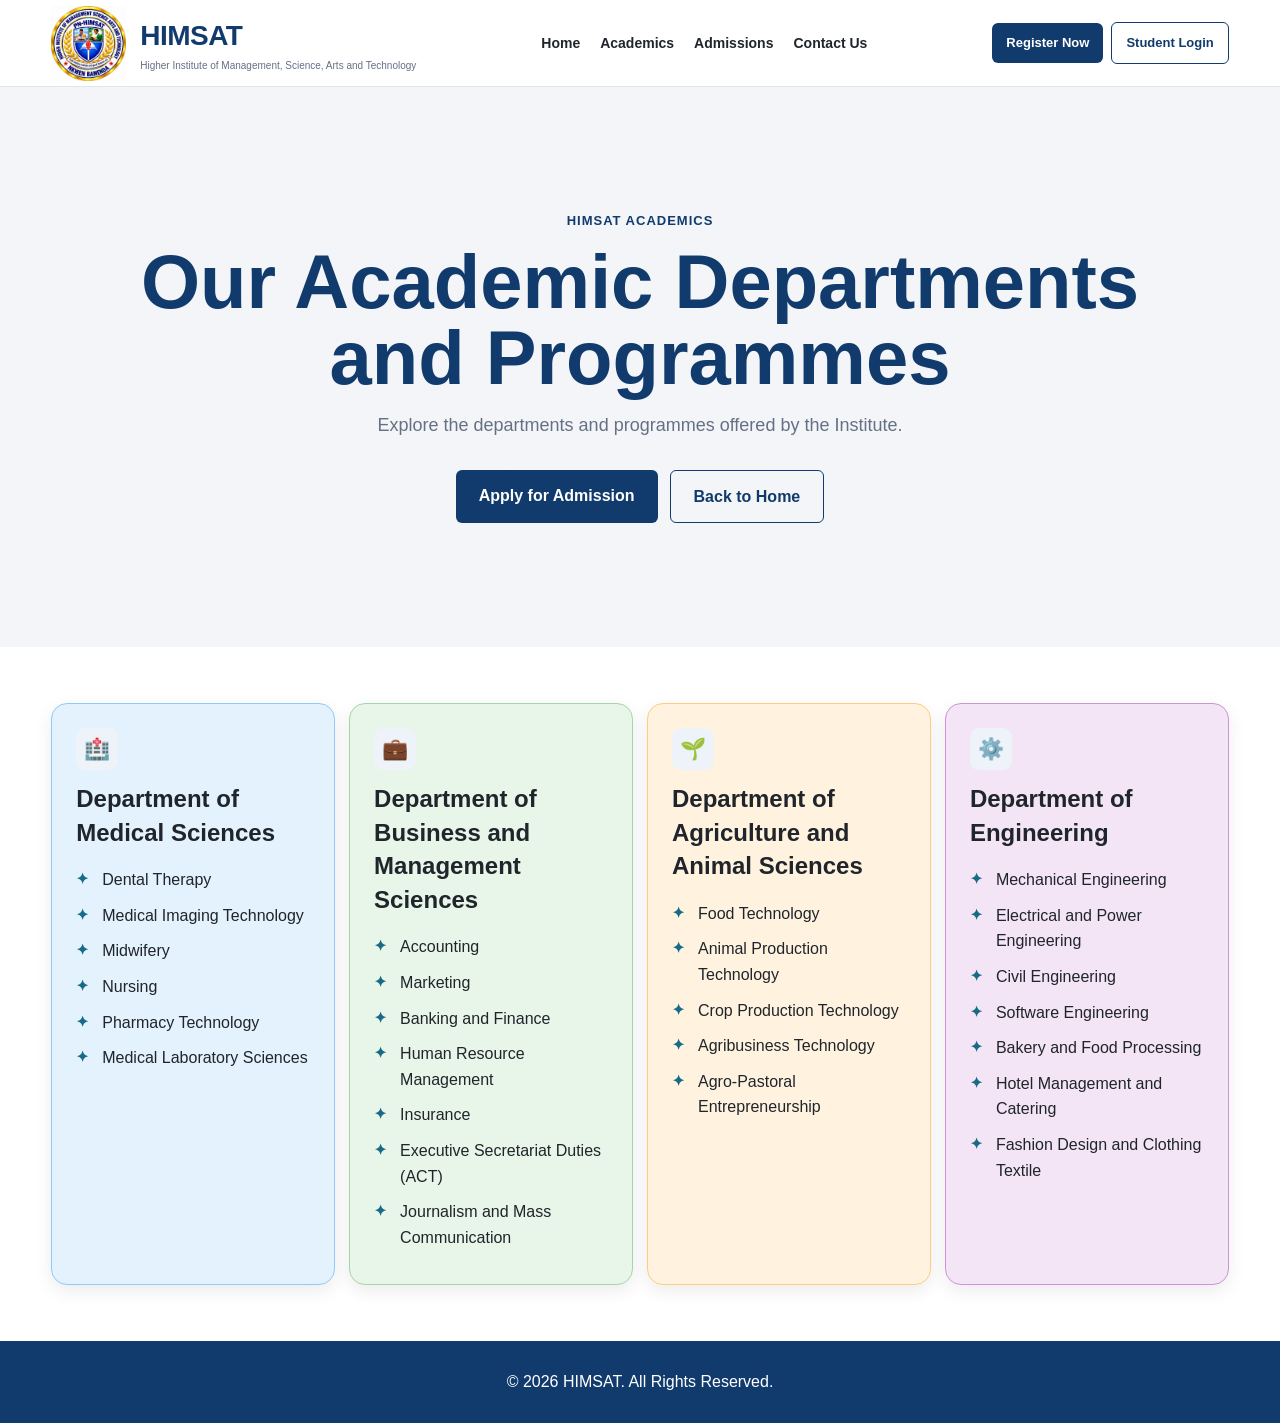
<file: academics.html>
<!DOCTYPE html>
<html lang="en">
<head>
    <meta charset="UTF-8">
    <meta name="viewport" content="width=device-width, initial-scale=1.0">
    <title>Academic Programmes | HIMSAT</title>
    <link rel="stylesheet" href="css/style.css">
</head>
<body>

<header class="site-header">
    <div class="container header-container">
        <a href="index.html" class="brand" style="display:flex;align-items:center;gap:14px;text-decoration:none;">
            <img src="himsat.jpg" alt="HIMSAT Logo" style="width:75px;height:75px;object-fit:contain;">
            <div class="brand-text">
                <div class="brand-name">HIMSAT</div>
                <div class="brand-tagline">Higher Institute of Management, Science, Arts and Technology</div>
            </div>
        </a>
        <nav class="main-nav">
            <a href="index.html" class="nav-link">Home</a>
            <a href="academics.html" class="nav-link">Academics</a>
            <a href="admissions.html" class="nav-link">Admissions</a>
            <a href="contact.html" class="nav-link">Contact Us</a>
        </nav>
        <div class="header-actions">
            <a href="registration.html" class="register-btn">Register Now</a>
            <a href="student-login.html" class="login-btn">Student Login</a>
        </div>
    </div>
</header>

<main>
    <section class="hero">
        <div class="container">
            <p class="hero-label">HIMSAT ACADEMICS</p>
            <h1>Our Academic Departments and Programmes</h1>
            <p class="hero-description">Explore the departments and programmes offered by the Institute.</p>
            <div class="hero-buttons">
                <a href="admissions.html" class="primary-btn">Apply for Admission</a>
                <a href="index.html" class="secondary-btn">Back to Home</a>
            </div>
        </div>
    </section>

    <section class="home-section" style="padding:56px 0;">
        <div class="container">
            <div class="card-grid">

                <div class="menu-card department-card department-medical">
                    <div class="card-icon">🏥</div>
                    <h2>Department of Medical Sciences</h2>
                    <ul>
                        <li>Dental Therapy</li>
                        <li>Medical Imaging Technology</li>
                        <li>Midwifery</li>
                        <li>Nursing</li>
                        <li>Pharmacy Technology</li>
                        <li>Medical Laboratory Sciences</li>
                    </ul>
                </div>

                <div class="menu-card department-card department-business">
                    <div class="card-icon">💼</div>
                    <h2>Department of Business and Management Sciences</h2>
                    <ul>
                        <li>Accounting</li>
                        <li>Marketing</li>
                        <li>Banking and Finance</li>
                        <li>Human Resource Management</li>
                        <li>Insurance</li>
                        <li>Executive Secretariat Duties (ACT)</li>
                        <li>Journalism and Mass Communication</li>
                    </ul>
                </div>

                <div class="menu-card department-card department-agriculture">
                    <div class="card-icon">🌱</div>
                    <h2>Department of Agriculture and Animal Sciences</h2>
                    <ul>
                        <li>Food Technology</li>
                        <li>Animal Production Technology</li>
                        <li>Crop Production Technology</li>
                        <li>Agribusiness Technology</li>
                        <li>Agro-Pastoral Entrepreneurship</li>
                    </ul>
                </div>

                <div class="menu-card department-card department-engineering">
                    <div class="card-icon">⚙️</div>
                    <h2>Department of Engineering</h2>
                    <ul>
                        <li>Mechanical Engineering</li>
                        <li>Electrical and Power Engineering</li>
                        <li>Civil Engineering</li>
                        <li>Software Engineering</li>
                        <li>Bakery and Food Processing</li>
                        <li>Hotel Management and Catering</li>
                        <li>Fashion Design and Clothing Textile</li>
                    </ul>
                </div>

            </div>
        </div>
    </section>
</main>

<footer class="site-footer">
    <div class="container">
        <p>© 2026 HIMSAT. All Rights Reserved.</p>
    </div>
</footer>

<script src="js/script.js"></script>
</body>
</html>
</file>
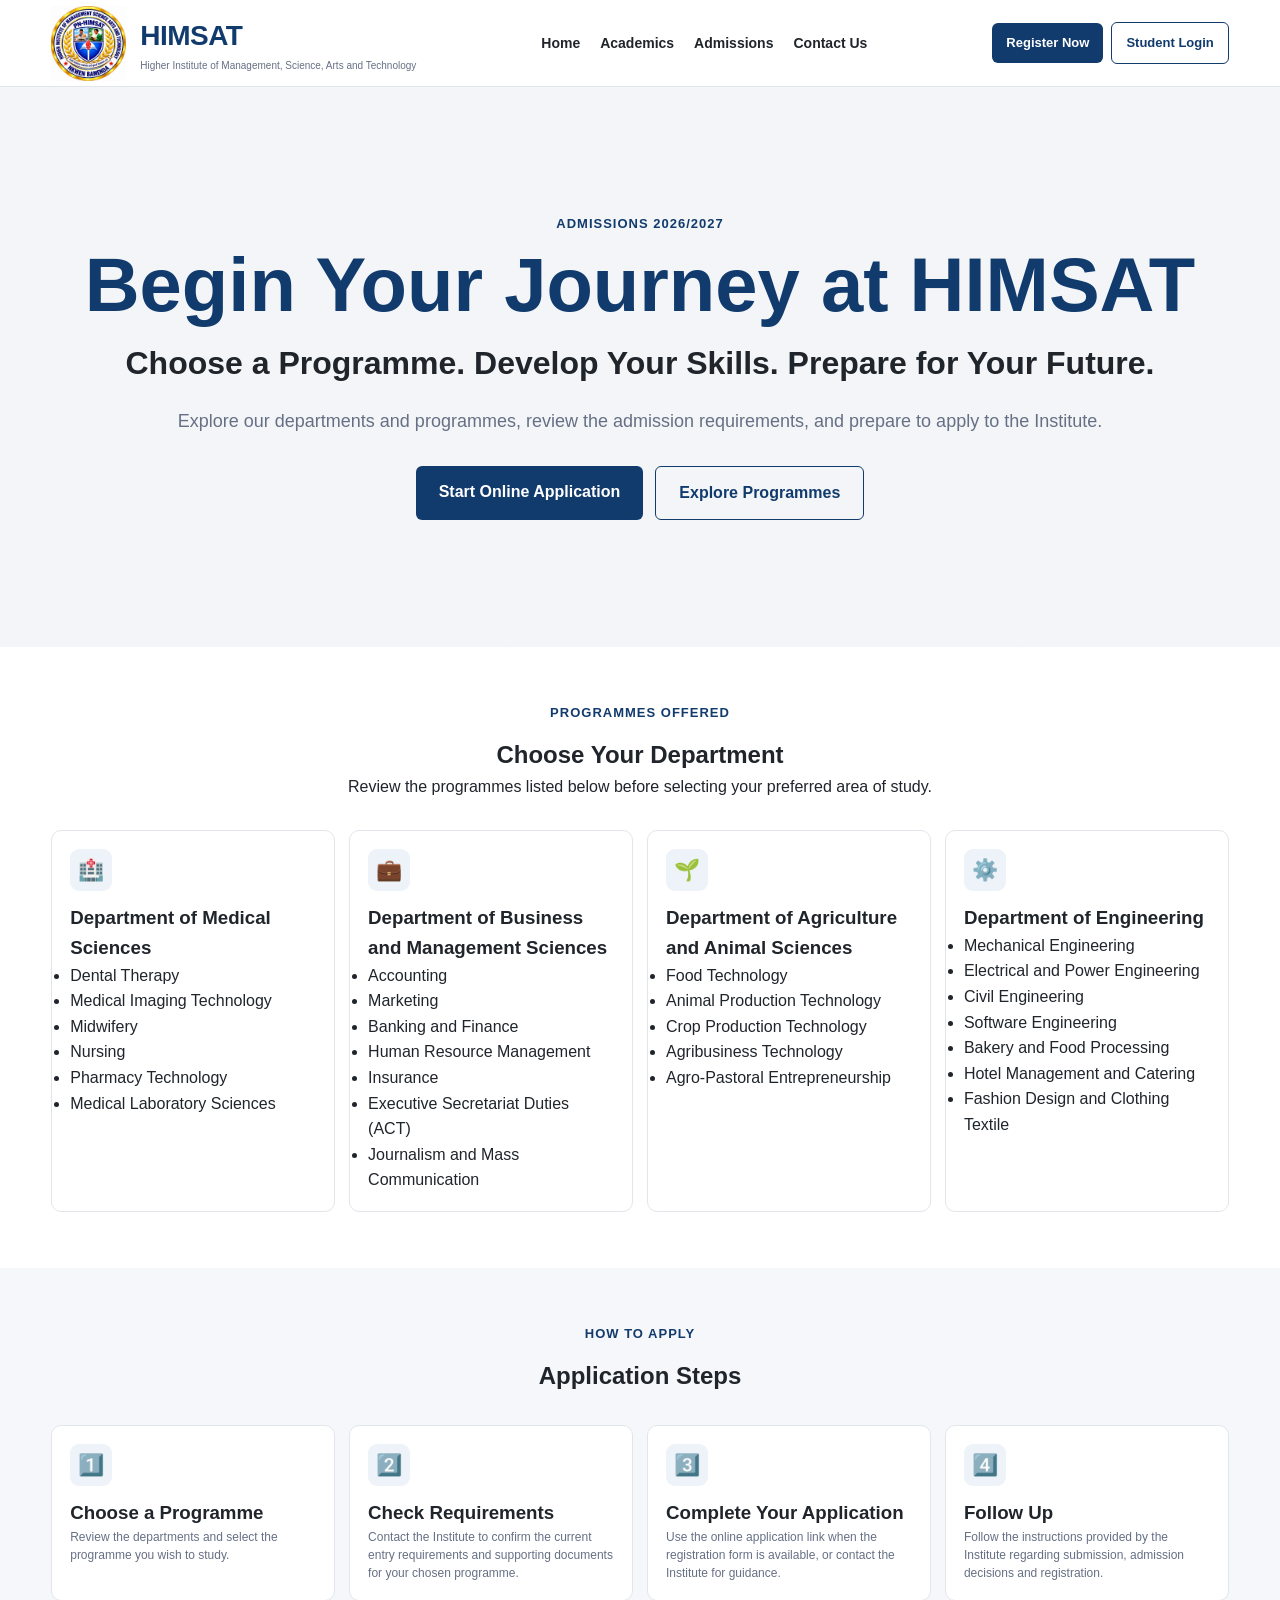
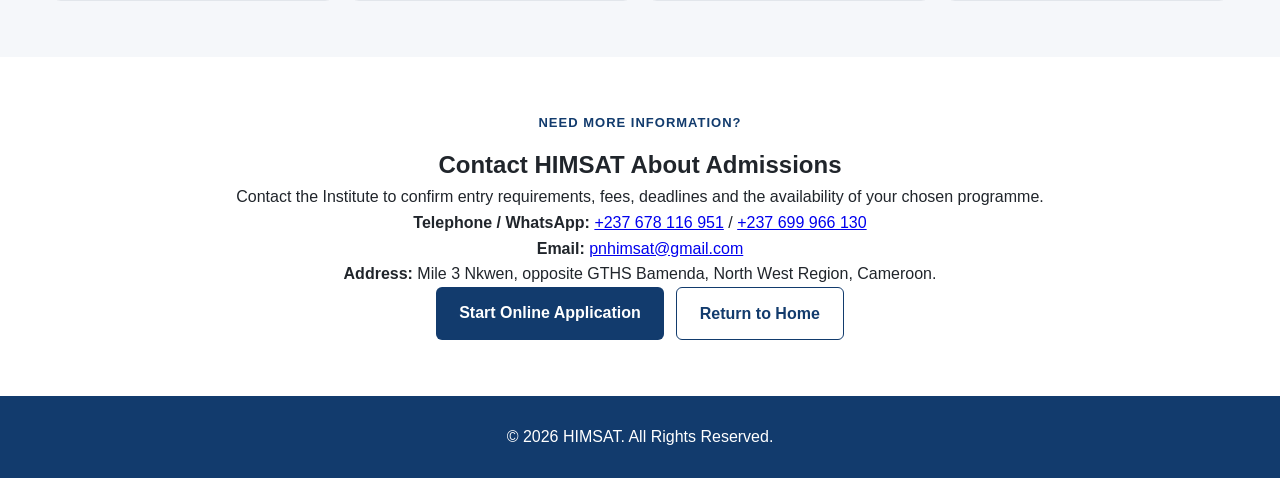
<file: admissions.html>
<!DOCTYPE html>
<html lang="en">
<head>
    <meta charset="UTF-8">
    <meta name="viewport" content="width=device-width, initial-scale=1.0">
    <title>Admissions 2026/2027 | HIMSAT</title>
    <link rel="stylesheet" href="css/style.css">
</head>
<body>

<header class="site-header">
    <div class="container header-container">
        <a href="index.html" class="brand" style="display:flex;align-items:center;gap:14px;text-decoration:none;">
            <img src="himsat.jpg" alt="HIMSAT Logo" style="width:75px;height:75px;object-fit:contain;">
            <div class="brand-text">
                <div class="brand-name">HIMSAT</div>
                <div class="brand-tagline">Higher Institute of Management, Science, Arts and Technology</div>
            </div>
        </a>
        <nav class="main-nav">
            <a href="index.html" class="nav-link">Home</a>
            <a href="academics.html" class="nav-link">Academics</a>
            <a href="admissions.html" class="nav-link">Admissions</a>
            <a href="contact.html" class="nav-link">Contact Us</a>
        </nav>
        <div class="header-actions">
            <a href="registration.html" class="register-btn">Register Now</a>
            <a href="student-login.html" class="login-btn">Student Login</a>
        </div>
    </div>
</header>

<main>
    <section class="hero">
        <div class="container">
            <p class="hero-label">ADMISSIONS 2026/2027</p>
            <h1>Begin Your Journey at HIMSAT</h1>
            <h2>Choose a Programme. Develop Your Skills. Prepare for Your Future.</h2>
            <p class="hero-description">
                Explore our departments and programmes, review the admission
                requirements, and prepare to apply to the Institute.
            </p>
            <div class="hero-buttons">
                <a href="registration.html" class="primary-btn">Start Online Application</a>
                <a href="academics.html" class="secondary-btn">Explore Programmes</a>
            </div>
        </div>
    </section>

    <section class="home-section" style="padding:56px 0;">
        <div class="container">
            <div style="text-align:center;max-width:800px;margin:0 auto 30px;">
                <p class="hero-label">PROGRAMMES OFFERED</p>
                <h2>Choose Your Department</h2>
                <p>Review the programmes listed below before selecting your preferred area of study.</p>
            </div>

            <div class="card-grid">
                <div class="menu-card">
                    <div class="card-icon">🏥</div>
                    <h3>Department of Medical Sciences</h3>
                    <ul>
                        <li>Dental Therapy</li>
                        <li>Medical Imaging Technology</li>
                        <li>Midwifery</li>
                        <li>Nursing</li>
                        <li>Pharmacy Technology</li>
                        <li>Medical Laboratory Sciences</li>
                    </ul>
                </div>

                <div class="menu-card">
                    <div class="card-icon">💼</div>
                    <h3>Department of Business and Management Sciences</h3>
                    <ul>
                        <li>Accounting</li>
                        <li>Marketing</li>
                        <li>Banking and Finance</li>
                        <li>Human Resource Management</li>
                        <li>Insurance</li>
                        <li>Executive Secretariat Duties (ACT)</li>
                        <li>Journalism and Mass Communication</li>
                    </ul>
                </div>

                <div class="menu-card">
                    <div class="card-icon">🌱</div>
                    <h3>Department of Agriculture and Animal Sciences</h3>
                    <ul>
                        <li>Food Technology</li>
                        <li>Animal Production Technology</li>
                        <li>Crop Production Technology</li>
                        <li>Agribusiness Technology</li>
                        <li>Agro-Pastoral Entrepreneurship</li>
                    </ul>
                </div>

                <div class="menu-card">
                    <div class="card-icon">⚙️</div>
                    <h3>Department of Engineering</h3>
                    <ul>
                        <li>Mechanical Engineering</li>
                        <li>Electrical and Power Engineering</li>
                        <li>Civil Engineering</li>
                        <li>Software Engineering</li>
                        <li>Bakery and Food Processing</li>
                        <li>Hotel Management and Catering</li>
                        <li>Fashion Design and Clothing Textile</li>
                    </ul>
                </div>
            </div>
        </div>
    </section>

    <section class="home-section" style="padding:56px 0;background:#f5f7fa;">
        <div class="container">
            <div style="text-align:center;max-width:800px;margin:0 auto 30px;">
                <p class="hero-label">HOW TO APPLY</p>
                <h2>Application Steps</h2>
            </div>
            <div class="card-grid">
                <div class="menu-card">
                    <div class="card-icon">1️⃣</div>
                    <h3>Choose a Programme</h3>
                    <p>Review the departments and select the programme you wish to study.</p>
                </div>
                <div class="menu-card">
                    <div class="card-icon">2️⃣</div>
                    <h3>Check Requirements</h3>
                    <p>Contact the Institute to confirm the current entry requirements and supporting documents for your chosen programme.</p>
                </div>
                <div class="menu-card">
                    <div class="card-icon">3️⃣</div>
                    <h3>Complete Your Application</h3>
                    <p>Use the online application link when the registration form is available, or contact the Institute for guidance.</p>
                </div>
                <div class="menu-card">
                    <div class="card-icon">4️⃣</div>
                    <h3>Follow Up</h3>
                    <p>Follow the instructions provided by the Institute regarding submission, admission decisions and registration.</p>
                </div>
            </div>
        </div>
    </section>

    <section class="home-section" style="padding:56px 0;">
        <div class="container" style="text-align:center;">
            <p class="hero-label">NEED MORE INFORMATION?</p>
            <h2>Contact HIMSAT About Admissions</h2>
            <p>Contact the Institute to confirm entry requirements, fees, deadlines and the availability of your chosen programme.</p>
            <p>
                <strong>Telephone / WhatsApp:</strong>
                <a href="tel:+237678116951">+237 678 116 951</a> /
                <a href="tel:+237699966130">+237 699 966 130</a>
            </p>
            <p><strong>Email:</strong> <a href="mailto:pnhimsat@gmail.com">pnhimsat@gmail.com</a></p>
            <p><strong>Address:</strong> Mile 3 Nkwen, opposite GTHS Bamenda, North West Region, Cameroon.</p>
            <div class="hero-buttons" style="justify-content:center;">
                <a href="registration.html" class="primary-btn">Start Online Application</a>
                <a href="index.html" class="secondary-btn">Return to Home</a>
            </div>
        </div>
    </section>
</main>

<footer class="site-footer">
    <div class="container">
        <p>© 2026 HIMSAT. All Rights Reserved.</p>
    </div>
</footer>

<script src="js/script.js"></script>
</body>
</html>
</file>
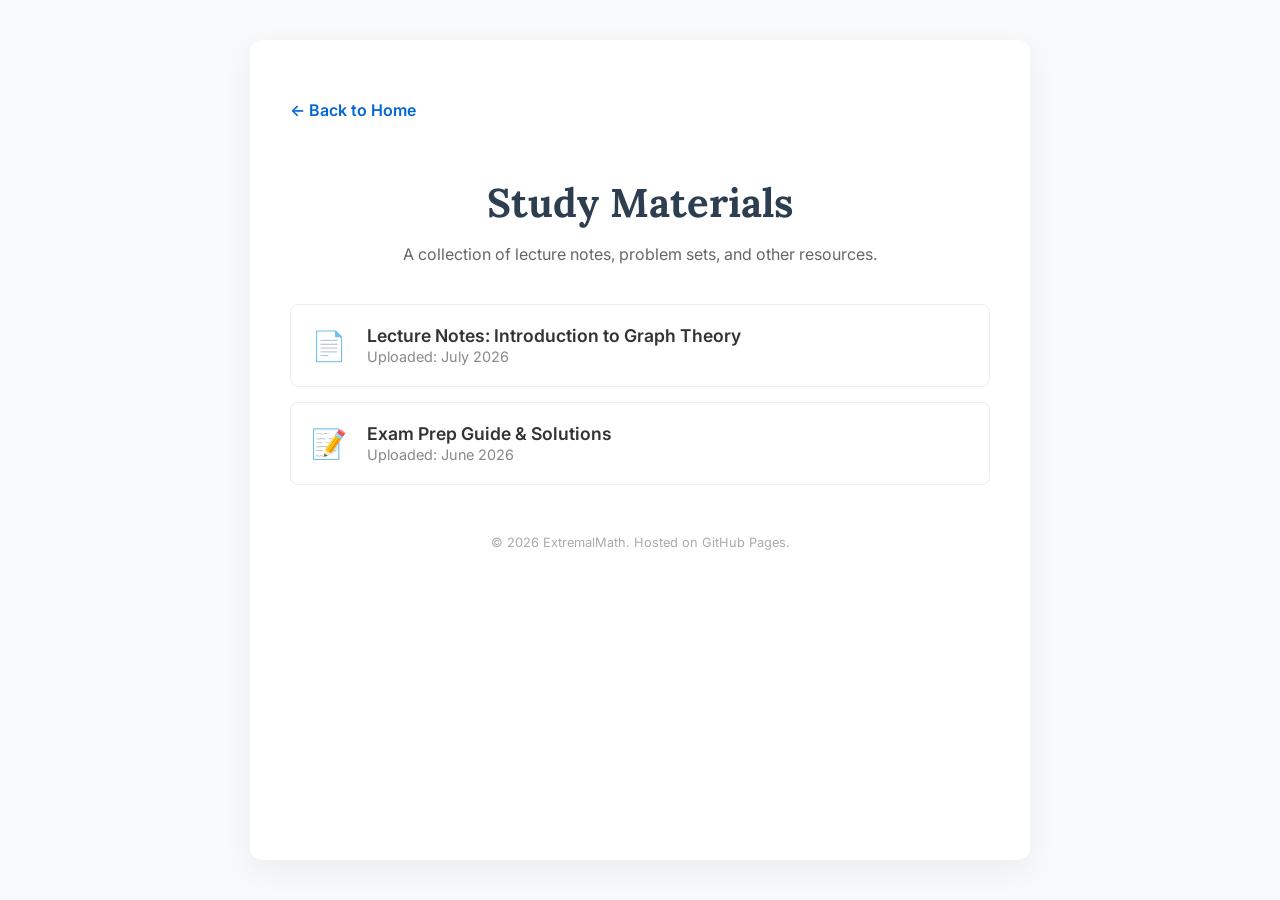
<file: materials.html>
<!DOCTYPE html>
<html lang="en">
<head>
    <meta charset="UTF-8">
    <meta name="viewport" content="width=device-width, initial-scale=1.0">
    <title>ExtremalMath | Study Materials</title>
    <!-- 引入与首页相同的字体，保持风格统一 -->
    <link href="https://fonts.googleapis.com/css2?family=Lora:ital,wght@0,400;0,600;1,400&family=Inter:wght@300;400;600&display=swap" rel="stylesheet">
    <style>
        :root {
            --primary-color: #2c3e50;
            --accent-color: #0366d6;
            --bg-color: #f8f9fa;
            --card-bg: #ffffff;
            --text-main: #333333;
            --text-light: #666666;
        }

        body {
            font-family: 'Inter', sans-serif;
            background-color: var(--bg-color);
            color: var(--text-main);
            margin: 0;
            padding: 0;
            display: flex;
            justify-content: center;
            min-height: 100vh;
        }

        .container {
            max-width: 700px;
            width: 90%;
            background: var(--card-bg);
            padding: 60px 40px;
            border-radius: 12px;
            box-shadow: 0 10px 30px rgba(0,0,0,0.05);
            margin-top: 40px;
            margin-bottom: 40px;
        }

        h1 {
            font-family: 'Lora', serif;
            font-size: 2.5em;
            margin-bottom: 10px;
            color: var(--primary-color);
            text-align: center;
        }

        .back-link {
            display: inline-block;
            margin-bottom: 30px;
            color: var(--accent-color);
            text-decoration: none;
            font-weight: 600;
        }
        
        .back-link:hover {
            text-decoration: underline;
        }

        .file-list {
            list-style: none;
            padding: 0;
        }

        .file-item {
            display: flex;
            align-items: center;
            padding: 20px;
            border: 1px solid #eee;
            border-radius: 8px;
            margin-bottom: 15px;
            transition: background 0.2s, transform 0.1s;
        }

        .file-item:hover {
            background-color: #fcfcfc;
            border-color: #ddd;
            transform: translateY(-2px);
        }

        .file-icon {
            font-size: 1.8em;
            margin-right: 20px;
        }

        .file-info a {
            text-decoration: none;
            color: var(--text-main);
            font-weight: 600;
            font-size: 1.1em;
            display: block;
        }
        
        .file-info a:hover {
            color: var(--accent-color);
        }

        .file-info small {
            color: #888;
            font-size: 0.9em;
        }

        .footer {
            margin-top: 50px;
            font-size: 0.8em;
            color: #aaa;
            text-align: center;
        }

        @media (max-width: 600px) {
            .container { padding: 40px 20px; }
            h1 { font-size: 2em; }
        }
    </style>
</head>
<body>

    <div class="container">
        <!-- 返回首页的链接 -->
        <a href="index.html" class="back-link">← Back to Home</a>

        <h1>Study Materials</h1>
        <p style="text-align: center; color: var(--text-light); margin-bottom: 40px;">
            A collection of lecture notes, problem sets, and other resources.
        </p>

        <ul class="file-list">
            <!-- 示例文件项，你可以复制这个 <li> 块来添加更多文件 -->
            <li class="file-item">
                <span class="file-icon">📄</span>
                <div class="file-info">
                    <!-- 记得修改 href 为你实际的文件路径 -->
                    <a href="./notes/lecture_notes_01.pdf">Lecture Notes: Introduction to Graph Theory</a>
                    <small>Uploaded: July 2026</small>
                </div>
            </li>
             <li class="file-item">
                <span class="file-icon">📝</span>
                <div class="file-info">
                    <a href="./problem_sets/exam_prep.pdf">Exam Prep Guide & Solutions</a>
                    <small>Uploaded: June 2026</small>
                </div>
            </li>
        </ul>

        <div class="footer">
            &copy; 2026 ExtremalMath. Hosted on GitHub Pages.
        </div>
    </div>

</body>
</html>
</file>
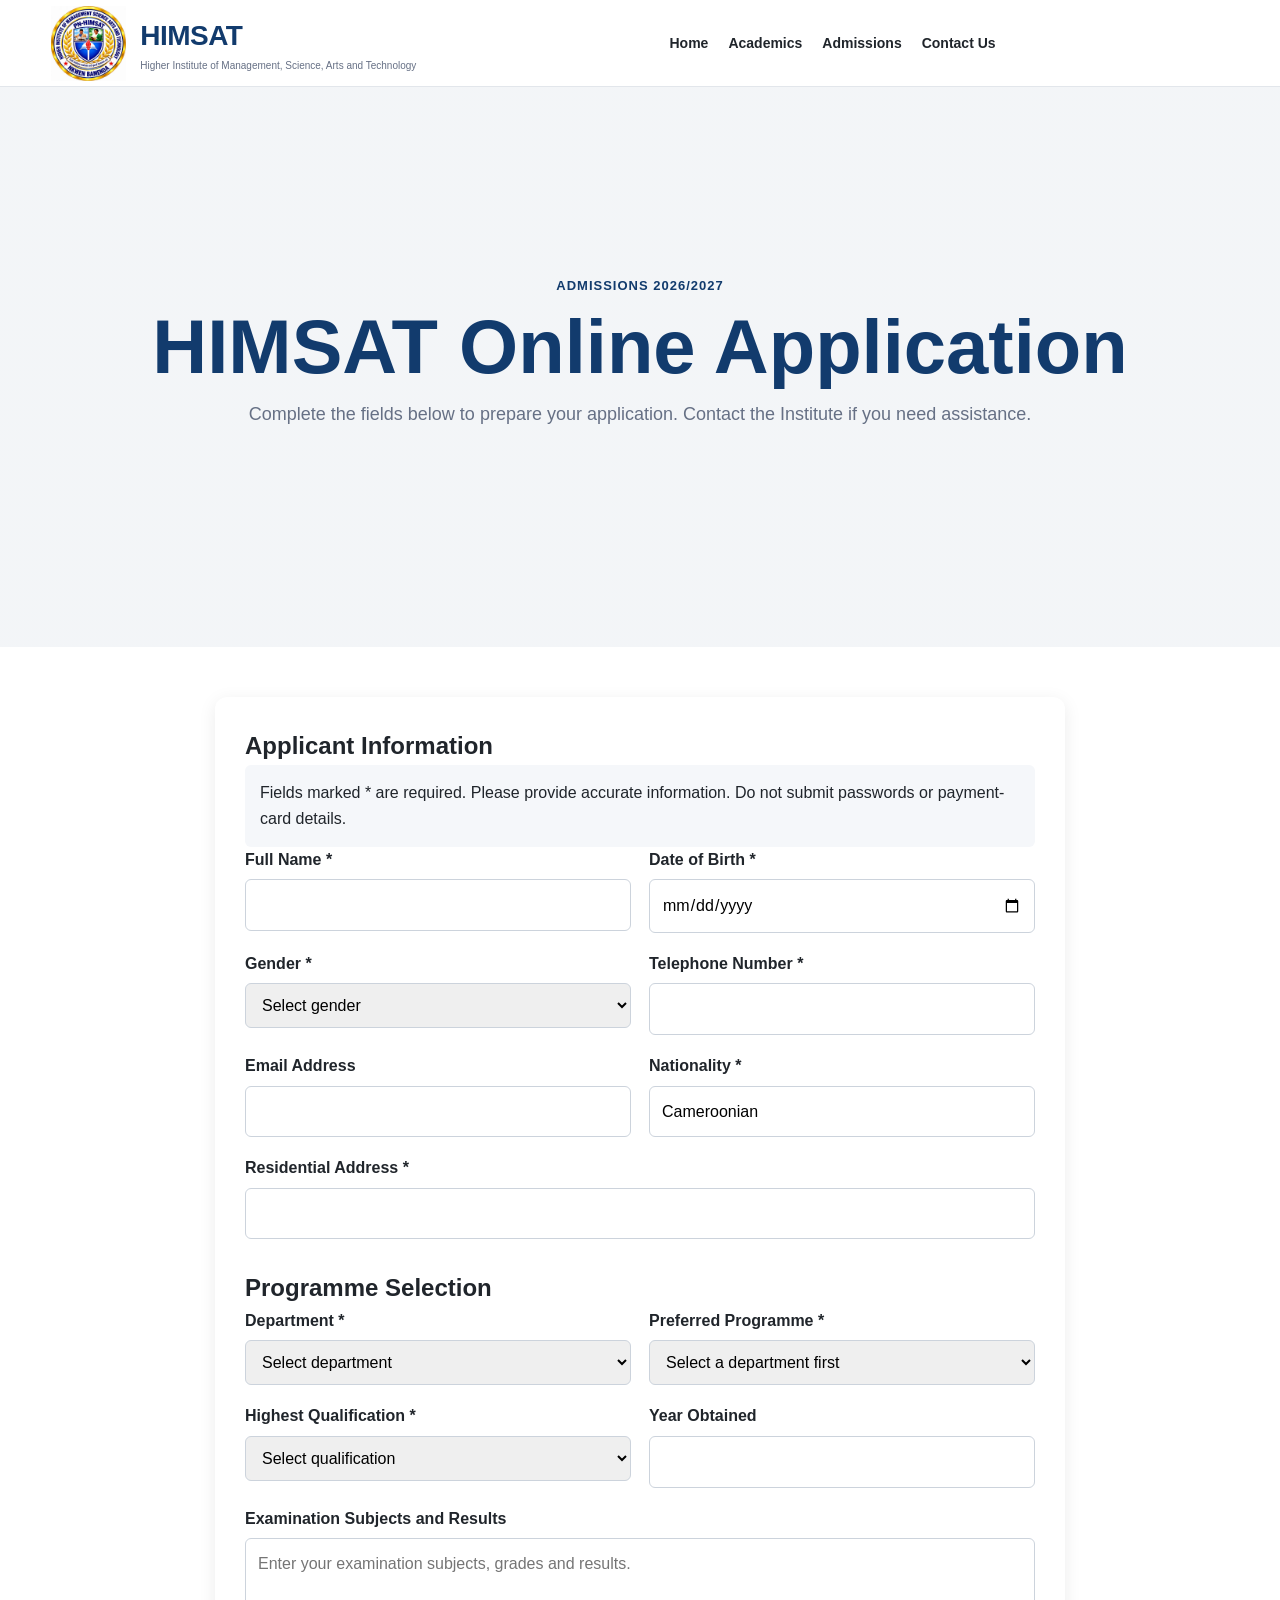
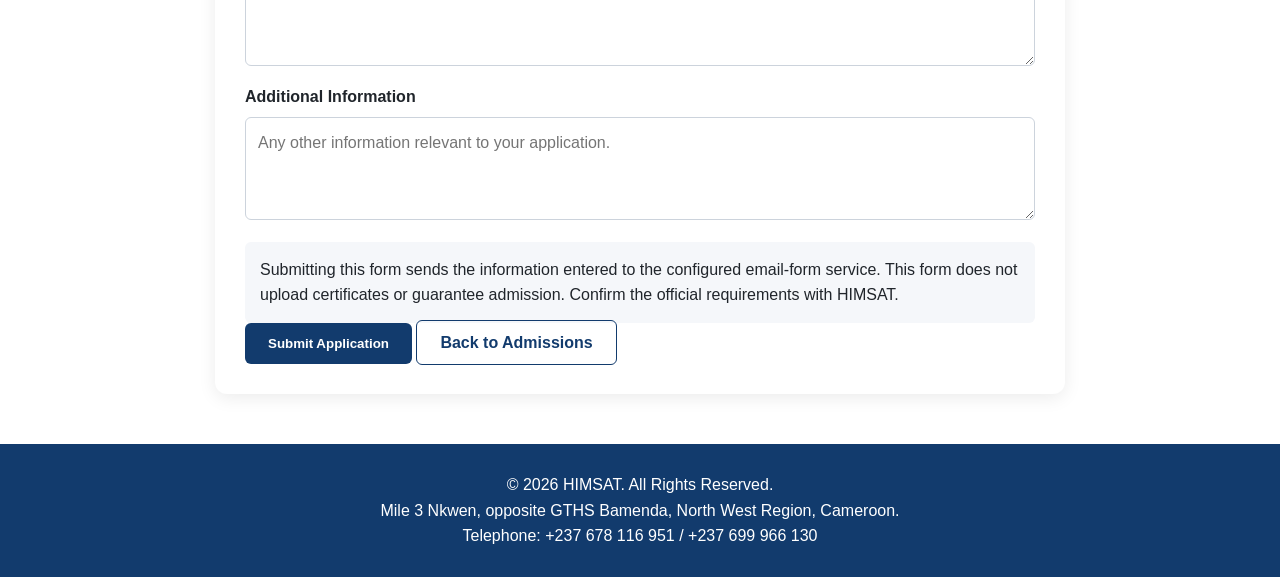
<file: registration.html>
<!DOCTYPE html>
<html lang="en">
<head>
    <meta charset="UTF-8">
    <meta name="viewport" content="width=device-width, initial-scale=1.0">
    <title>Online Application | HIMSAT</title>
    <link rel="stylesheet" href="css/style.css">
    <style>
        .application-section { padding: 50px 0; }
        .application-form {
            max-width: 850px;
            margin: 0 auto;
            background: #fff;
            padding: 30px;
            border-radius: 12px;
            box-shadow: 0 4px 18px rgba(0,0,0,.08);
        }
        .form-grid {
            display: grid;
            grid-template-columns: repeat(2, minmax(0, 1fr));
            gap: 18px;
        }
        .form-field { display: flex; flex-direction: column; gap: 7px; }
        .form-field.full-width { grid-column: 1 / -1; }
        .form-field label { font-weight: 600; }
        .form-field input, .form-field select, .form-field textarea {
            width: 100%;
            padding: 12px;
            border: 1px solid #ccd3dc;
            border-radius: 6px;
            font: inherit;
            box-sizing: border-box;
        }
        .form-note { background: #f5f7fa; padding: 15px; border-radius: 6px; }
        @media (max-width: 650px) {
            .form-grid { grid-template-columns: 1fr; }
            .form-field.full-width { grid-column: auto; }
            .application-form { padding: 18px; }
        }
    </style>
</head>
<body>

<header class="site-header">
    <div class="container header-container">
        <a href="index.html" class="brand" style="display:flex;align-items:center;gap:14px;text-decoration:none;">
            <img src="himsat.jpg" alt="HIMSAT Logo" style="width:75px;height:75px;object-fit:contain;">
            <div class="brand-text">
                <div class="brand-name">HIMSAT</div>
                <div class="brand-tagline">Higher Institute of Management, Science, Arts and Technology</div>
            </div>
        </a>
        <nav class="main-nav">
            <a href="index.html" class="nav-link">Home</a>
            <a href="academics.html" class="nav-link">Academics</a>
            <a href="admissions.html" class="nav-link">Admissions</a>
            <a href="contact.html" class="nav-link">Contact Us</a>
        </nav>
    </div>
</header>

<main>
    <section class="hero">
        <div class="container">
            <p class="hero-label">ADMISSIONS 2026/2027</p>
            <h1>HIMSAT Online Application</h1>
            <p class="hero-description">
                Complete the fields below to prepare your application.
                Contact the Institute if you need assistance.
            </p>
        </div>
    </section>

    <section class="application-section">
        <div class="container">
            <form class="application-form"
                  action="https://formsubmit.co/pnhimsat@gmail.com"
                  method="POST">
                <input type="hidden" name="_subject" value="New HIMSAT Admission Application">
                <input type="hidden" name="_captcha" value="true">

                <h2>Applicant Information</h2>
                <p class="form-note">
                    Fields marked * are required. Please provide accurate information.
                    Do not submit passwords or payment-card details.
                </p>

                <div class="form-grid">
                    <div class="form-field">
                        <label for="fullName">Full Name *</label>
                        <input id="fullName" name="Full Name" type="text" autocomplete="name" required>
                    </div>

                    <div class="form-field">
                        <label for="dob">Date of Birth *</label>
                        <input id="dob" name="Date of Birth" type="date" required>
                    </div>

                    <div class="form-field">
                        <label for="gender">Gender *</label>
                        <select id="gender" name="Gender" required>
                            <option value="">Select gender</option>
                            <option>Female</option>
                            <option>Male</option>
                            <option>Prefer not to say</option>
                        </select>
                    </div>

                    <div class="form-field">
                        <label for="phone">Telephone Number *</label>
                        <input id="phone" name="Telephone Number" type="tel" autocomplete="tel" required>
                    </div>

                    <div class="form-field">
                        <label for="email">Email Address</label>
                        <input id="email" name="Email Address" type="email" autocomplete="email">
                    </div>

                    <div class="form-field">
                        <label for="nationality">Nationality *</label>
                        <input id="nationality" name="Nationality" type="text" value="Cameroonian" required>
                    </div>

                    <div class="form-field full-width">
                        <label for="address">Residential Address *</label>
                        <input id="address" name="Residential Address" type="text" autocomplete="street-address" required>
                    </div>
                </div>

                <h2 style="margin-top:30px;">Programme Selection</h2>

                <div class="form-grid">
                    <div class="form-field">
                        <label for="department">Department *</label>
                        <select id="department" name="Department" required>
                            <option value="">Select department</option>
                            <option>Department of Medical Sciences</option>
                            <option>Department of Business and Management Sciences</option>
                            <option>Department of Agriculture and Animal Sciences</option>
                            <option>Department of Engineering</option>
                        </select>
                    </div>

                    <div class="form-field">
                        <label for="programme">Preferred Programme *</label>
                        <select id="programme" name="Preferred Programme" required>
                            <option value="">Select a department first</option>
                        </select>
                    </div>

                    <div class="form-field">
                        <label for="qualification">Highest Qualification *</label>
                        <select id="qualification" name="Highest Qualification" required>
                            <option value="">Select qualification</option>
                            <option>GCE Ordinary Level</option>
                            <option>GCE Advanced Level</option>
                            <option>Baccalaureate</option>
                            <option>HND</option>
                            <option>Degree</option>
                            <option>Other</option>
                        </select>
                    </div>

                    <div class="form-field">
                        <label for="examYear">Year Obtained</label>
                        <input id="examYear" name="Year Qualification Obtained" type="number" min="1950" max="2026">
                    </div>

                    <div class="form-field full-width">
                        <label for="examDetails">Examination Subjects and Results</label>
                        <textarea id="examDetails" name="Examination Subjects and Results" rows="4" placeholder="Enter your examination subjects, grades and results."></textarea>
                    </div>

                    <div class="form-field full-width">
                        <label for="additional">Additional Information</label>
                        <textarea id="additional" name="Additional Information" rows="3" placeholder="Any other information relevant to your application."></textarea>
                    </div>
                </div>

                <p class="form-note" style="margin-top:22px;">
                    Submitting this form sends the information entered to the configured
                    email-form service. This form does not upload certificates or guarantee
                    admission. Confirm the official requirements with HIMSAT.
                </p>

                <button type="submit" class="primary-btn" style="border:0;cursor:pointer;">
                    Submit Application
                </button>
                <a href="admissions.html" class="secondary-btn">Back to Admissions</a>
            </form>
        </div>
    </section>
</main>

<footer class="site-footer">
    <div class="container">
        <p>© 2026 HIMSAT. All Rights Reserved.</p>
        <p>Mile 3 Nkwen, opposite GTHS Bamenda, North West Region, Cameroon.</p>
        <p>Telephone: +237 678 116 951 / +237 699 966 130</p>
    </div>
</footer>

<script>
const programmes = {
    "Department of Medical Sciences": [
        "Dental Therapy",
        "Medical Imaging Technology",
        "Midwifery",
        "Nursing",
        "Pharmacy Technology",
        "Medical Laboratory Sciences"
    ],
    "Department of Business and Management Sciences": [
        "Accounting",
        "Marketing",
        "Banking and Finance",
        "Human Resource Management",
        "Insurance",
        "Executive Secretariat Duties (ACT)",
        "Journalism and Mass Communication"
    ],
    "Department of Agriculture and Animal Sciences": [
        "Food Technology",
        "Animal Production Technology",
        "Crop Production Technology",
        "Agribusiness Technology",
        "Agro-Pastoral Entrepreneurship"
    ],
    "Department of Engineering": [
        "Mechanical Engineering",
        "Electrical and Power Engineering",
        "Civil Engineering",
        "Software Engineering",
        "Bakery and Food Processing",
        "Hotel Management and Catering",
        "Fashion Design and Clothing Textile"
    ]
};

const departmentSelect = document.getElementById("department");
const programmeSelect = document.getElementById("programme");

departmentSelect.addEventListener("change", function () {
    programmeSelect.innerHTML = '<option value="">Select programme</option>';
    const selectedProgrammes = programmes[this.value] || [];

    selectedProgrammes.forEach(function (programme) {
        const option = document.createElement("option");
        option.value = programme;
        option.textContent = programme;
        programmeSelect.appendChild(option);
    });
});
</script>

</body>
</html>
</file>
<file: css/style.css>
/* =========================================
   PN-HIMSAT
   GLOBAL STYLES
========================================= */

* {
    margin: 0;
    padding: 0;
    box-sizing: border-box;
}

:root {
    --primary: #123b6d;
    --primary-dark: #0b2c52;
    --accent: #e5a72a;
    --text: #20252b;
    --muted: #667085;
    --light: #f5f7fa;
    --white: #ffffff;
    --border: #e2e6eb;
    --shadow: 0 12px 35px rgba(0, 0, 0, 0.12);
}

body {
    font-family: Arial, Helvetica, sans-serif;
    line-height: 1.6;
    color: var(--text);
    background: #ffffff;
}

.container {
    width: 92%;
    max-width: 1400px;
    margin: 0 auto;
}


/* =========================================
   HEADER
========================================= */

.site-header {
    background: var(--white);
    border-bottom: 1px solid var(--border);
    position: sticky;
    top: 0;
    z-index: 1000;
}

.header-container {
    min-height: 86px;
    display: flex;
    align-items: center;
    gap: 20px;
}


/* =========================================
   BRAND
========================================= */

.brand {
    text-decoration: none;
    color: var(--primary);
    min-width: 225px;
}

.brand-name {
    font-size: 28px;
    font-weight: 800;
    letter-spacing: -0.5px;
}

.brand-tagline {
    font-size: 10px;
    line-height: 1.3;
    color: var(--muted);
}


/* =========================================
   MAIN NAVIGATION
========================================= */

.main-nav {
    display: flex;
    align-items: center;
    justify-content: center;
    gap: 2px;
    flex: 1;
}

.nav-link,
.mega-trigger {
    border: none;
    background: transparent;
    text-decoration: none;
    color: var(--text);
    font-size: 14px;
    font-weight: 600;
    padding: 30px 9px;
    cursor: pointer;
    white-space: nowrap;
}

.nav-link:hover,
.mega-trigger:hover {
    color: var(--primary);
}

.mega-trigger span {
    font-size: 12px;
    margin-left: 3px;
}


/* =========================================
   MEGA MENU
========================================= */

.nav-mega {
    position: static;
}

.mega-menu {
    position: absolute;
    top: 86px;
    left: 50%;
    transform: translateX(-50%);

    width: min(1200px, 94vw);

    background: var(--white);

    border: 1px solid var(--border);
    border-radius: 0 0 14px 14px;

    box-shadow: var(--shadow);

    padding: 28px;

    display: none;
}

.nav-mega.open .mega-menu {
    display: block;
}


/* =========================================
   MEGA MENU HEADER
========================================= */

.mega-header {
    margin-bottom: 22px;
    padding-bottom: 16px;
    border-bottom: 1px solid var(--border);
}

.mega-header h3 {
    color: var(--primary);
    font-size: 22px;
    margin-bottom: 4px;
}

.mega-header p {
    color: var(--muted);
    font-size: 14px;
}


/* =========================================
   CARD GRID
========================================= */

.card-grid {
    display: grid;
    grid-template-columns: repeat(4, 1fr);
    gap: 14px;
}


/* =========================================
   MENU CARDS
========================================= */

.menu-card {
    display: block;
    text-decoration: none;
    color: var(--text);

    padding: 18px;

    background: #ffffff;

    border: 1px solid var(--border);
    border-radius: 10px;

    transition:
        transform 0.2s ease,
        box-shadow 0.2s ease,
        border-color 0.2s ease;
}

.menu-card:hover {
    transform: translateY(-3px);
    border-color: var(--primary);
    box-shadow: 0 8px 20px rgba(0, 0, 0, 0.08);
}

.card-icon {
    width: 42px;
    height: 42px;

    display: flex;
    align-items: center;
    justify-content: center;

    border-radius: 9px;

    background: #edf3f9;

    margin-bottom: 12px;

    font-size: 21px;
}

.menu-card h4 {
    color: var(--primary);
    font-size: 15px;
    margin-bottom: 5px;
}

.menu-card p {
    color: var(--muted);
    font-size: 12px;
    line-height: 1.5;
}


/* =========================================
   FEATURED CARD
========================================= */

.featured-card {
    border-color: var(--accent);
    background: #fffaf0;
}

.featured-card .card-icon {
    background: #fff0c9;
}


/* =========================================
   HEADER ACTION BUTTONS
========================================= */

.header-actions {
    display: flex;
    align-items: center;
    gap: 8px;
}

.register-btn,
.login-btn {
    text-decoration: none;
    padding: 10px 14px;
    border-radius: 6px;
    font-size: 13px;
    font-weight: 700;
    white-space: nowrap;
}

.register-btn {
    background: var(--primary);
    color: white;
}

.register-btn:hover {
    background: var(--primary-dark);
}

.login-btn {
    border: 1px solid var(--primary);
    color: var(--primary);
}

.login-btn:hover {
    background: var(--primary);
    color: white;
}


/* =========================================
   MOBILE MENU BUTTON
========================================= */

.menu-toggle {
    display: none;

    border: none;
    background: transparent;

    color: var(--primary);

    font-size: 28px;

    cursor: pointer;
}


/* =========================================
   HERO
========================================= */

.hero {
    min-height: 560px;

    display: flex;
    align-items: center;
    justify-content: center;

    text-align: center;

    background:
        linear-gradient(
            rgba(18, 59, 109, 0.05),
            rgba(18, 59, 109, 0.05)
        );

    padding: 80px 20px;
}

.hero-label {
    color: var(--primary);
    font-size: 13px;
    font-weight: 700;
    letter-spacing: 1px;
    margin-bottom: 12px;
}

.hero h1 {
    font-size: clamp(45px, 7vw, 76px);
    color: var(--primary);
    line-height: 1;
    margin-bottom: 15px;
}

.hero h2 {
    font-size: clamp(22px, 3vw, 32px);
    margin-bottom: 18px;
}

.hero-description {
    color: var(--muted);
    font-size: 18px;
    margin-bottom: 30px;
}

.hero-buttons {
    display: flex;
    justify-content: center;
    gap: 12px;
}

.primary-btn,
.secondary-btn {
    text-decoration: none;
    padding: 13px 23px;
    border-radius: 6px;
    font-weight: 700;
}

.primary-btn {
    background: var(--primary);
    color: white;
}

.secondary-btn {
    border: 1px solid var(--primary);
    color: var(--primary);
}

.secondary-btn:hover {
    background: var(--primary);
    color: white;
}


/* =========================================
   WHATSAPP FLOATING BUTTON
========================================= */

.whatsapp-float {
    position: fixed;

    right: 22px;
    bottom: 22px;

    width: 58px;
    height: 58px;

    border-radius: 50%;

    display: flex;
    align-items: center;
    justify-content: center;

    background: #25D366;
    color: white;

    text-decoration: none;

    font-weight: 800;
    font-size: 13px;

    box-shadow: 0 5px 18px rgba(0, 0, 0, 0.25);

    z-index: 3000;

    transition: transform 0.2s ease;
}

.whatsapp-float:hover {
    transform: scale(1.08);
}


/* =========================================
   FOOTER
========================================= */

.site-footer {
    background: var(--primary);
    color: white;
    text-align: center;
    padding: 28px 0;
}


/* =========================================
   TABLET
========================================= */

@media (max-width: 1200px) {

    .brand {
        min-width: 190px;
    }

    .brand-name {
        font-size: 24px;
    }

    .nav-link,
    .mega-trigger {
        font-size: 13px;
        padding-left: 6px;
        padding-right: 6px;
    }

    .card-grid {
        grid-template-columns: repeat(3, 1fr);
    }
}


/* =========================================
   MOBILE
========================================= */

@media (max-width: 1000px) {

    .header-container {
        min-height: 75px;
    }

    .brand {
        min-width: 0;
    }

    .brand-name {
        font-size: 23px;
    }

    .brand-tagline {
        display: none;
    }

    .menu-toggle {
        display: block;
        margin-left: auto;
    }

    .main-nav {
        display: none;

        position: absolute;

        top: 75px;
        left: 0;

        width: 100%;

        background: white;

        flex-direction: column;
        align-items: stretch;

        padding: 10px 15px 20px;

        border-top: 1px solid var(--border);

        box-shadow: var(--shadow);
    }

    .main-nav.active {
        display: flex;
    }

    .nav-link,
    .mega-trigger {
        width: 100%;
        text-align: left;
        padding: 14px 10px;
    }

    .nav-mega {
        width: 100%;
    }

    .mega-menu {
        position: static;

        transform: none;

        width: 100%;

        border-radius: 8px;

        box-shadow: none;

        padding: 15px;

        margin-bottom: 5px;
    }

    .card-grid {
        grid-template-columns: repeat(2, 1fr);
    }

    .header-actions {
        display: none;
    }
}


/* =========================================
   SMALL PHONES
========================================= */

@media (max-width: 550px) {

    .container {
        width: 94%;
    }

    .card-grid {
        grid-template-columns: 1fr;
    }

    .mega-menu {
        padding: 12px;
    }

    .mega-header h3 {
        font-size: 19px;
    }

    .hero {
        min-height: 500px;
        padding: 60px 15px;
    }

    .hero-buttons {
        flex-direction: column;
        align-items: center;
    }

    .primary-btn,
    .secondary-btn {
        width: 200px;
    }

    .whatsapp-float {
        width: 52px;
        height: 52px;
        right: 15px;
        bottom: 15px;
    }
}

/* Animated colours for HIMSAT departments and programmes */
@keyframes himsatProgrammeColours {
    0%   { color: #0056b3; }
    25%  { color: #00875a; }
    50%  { color: #b45309; }
    75%  { color: #7c3aed; }
    100% { color: #0056b3; }
}

.card-grid a.menu-card h4,
.card-grid a.menu-card ul li {
    animation: himsatProgrammeColours 6s linear infinite;
}

.card-grid a.menu-card h4 {
    font-weight: 700;
}

.card-grid a.menu-card ul li {
    animation-duration: 8s;
}

/* =========================================
   HIMSAT DEPARTMENT CARD DESIGN
   ========================================= */

.department-card {
    border-radius: 16px;
    padding: 24px;
    border: 1px solid transparent;
    box-shadow: 0 6px 18px rgba(0, 0, 0, 0.08);
    transition: transform 0.3s ease, box-shadow 0.3s ease;
}

.department-card:hover {
    transform: translateY(-5px);
    box-shadow: 0 12px 25px rgba(0, 0, 0, 0.14);
}

/* Individual department backgrounds */

.department-medical {
    background-color: #E3F2FD;
    border-color: #90CAF9;
}

.department-business {
    background-color: #E8F5E9;
    border-color: #A5D6A7;
}

.department-agriculture {
    background-color: #FFF3E0;
    border-color: #FFCC80;
}

.department-engineering {
    background-color: #F3E5F5;
    border-color: #CE93D8;
}

/* Animated department headings and programme names */

@keyframes himsatDepartmentText {
    0%   { color: #174EA6; }
    25%  { color: #087F5B; }
    50%  { color: #A04B00; }
    75%  { color: #7138A0; }
    100% { color: #174EA6; }
}

.department-card h2,
.department-card ul li {
    animation: himsatDepartmentText 8s ease-in-out infinite;
}

.department-card h2 {
    font-weight: 800;
    line-height: 1.4;
}

/* Decorative programme bullets */

.department-card ul {
    list-style: none;
    padding-left: 0;
    margin-top: 18px;
}

.department-card ul li {
    position: relative;
    padding-left: 26px;
    margin-bottom: 10px;
    line-height: 1.6;
}

.department-card ul li::before {
    content: "✦";
    position: absolute;
    left: 0;
    top: 0;
    font-size: 15px;
    font-weight: bold;
    color: #176B87;
}

/* Respect visitors who prefer reduced animation */

@media (prefers-reduced-motion: reduce) {
    .department-card h2,
    .department-card ul li {
        animation: none;
    }

    .department-card:hover {
        transform: none;
    }
}
</file>
